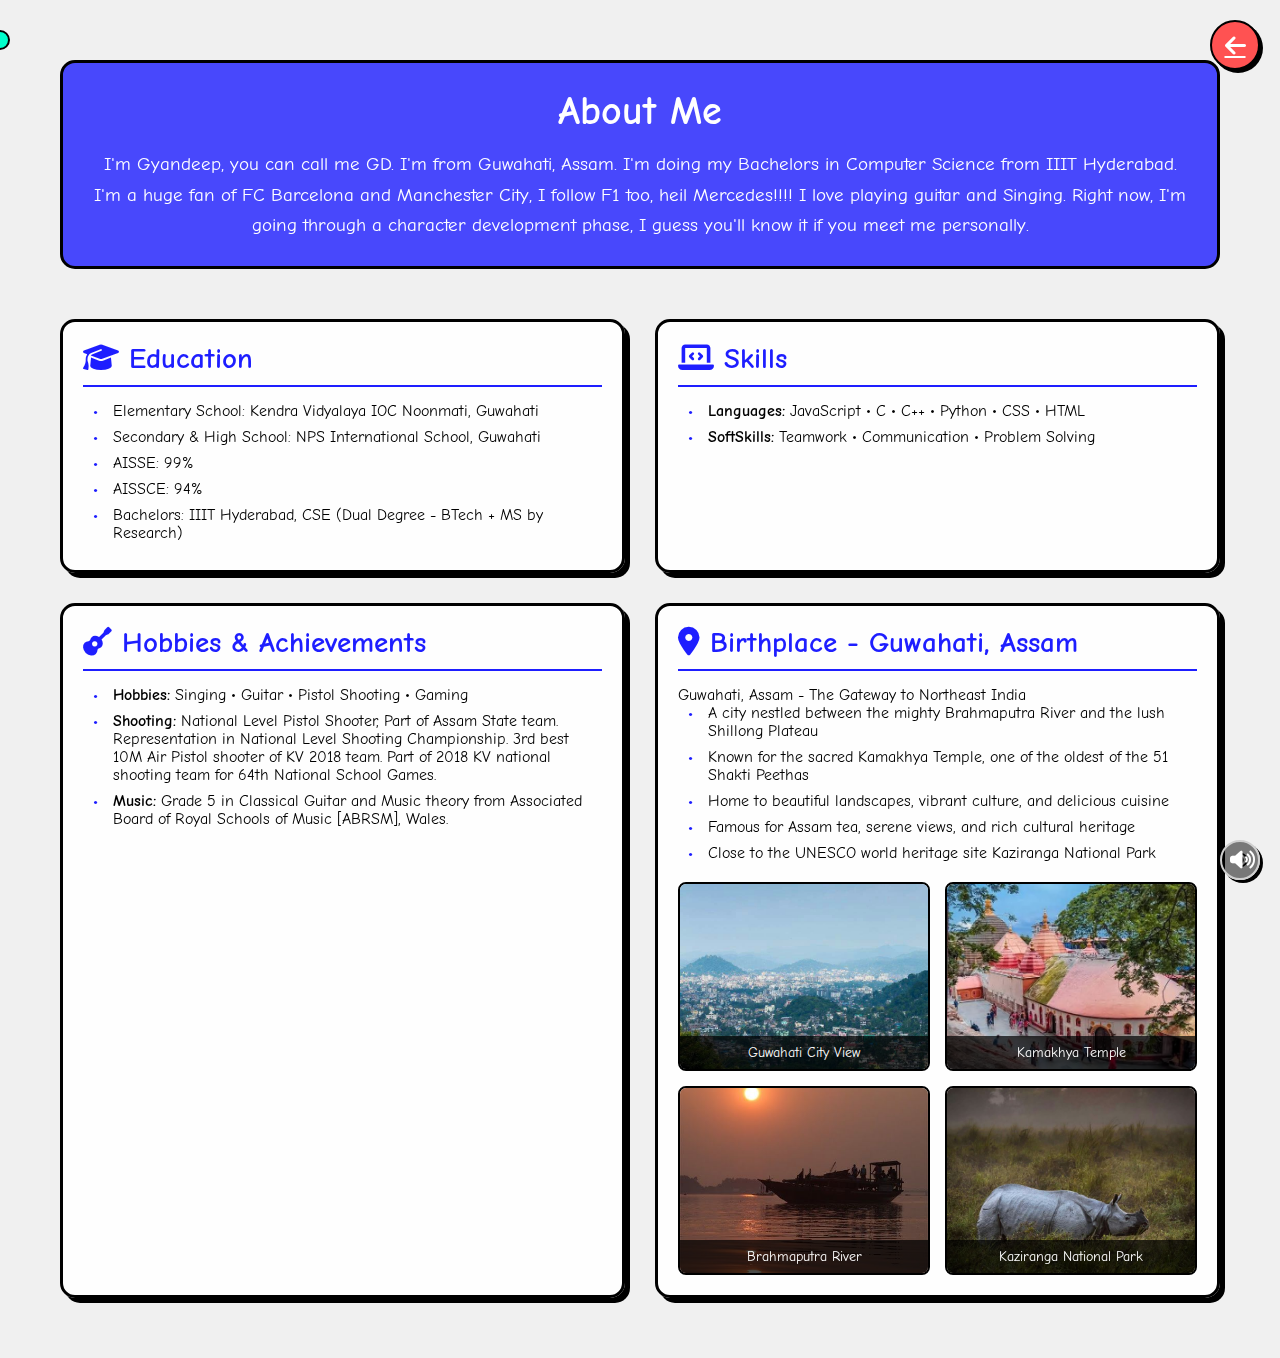
<file: AboutMe.html>
<!DOCTYPE html>
<html lang="en">
<head>
  <meta charset="UTF-8">
  <meta name="viewport" content="width=device-width, initial-scale=1.0">
  <title>About Gyandeep | Amateur CS Guy</title>
  <link href="https://fonts.googleapis.com/css2?family=Comic+Neue:wght@700&display=swap" rel="stylesheet">
  <link rel="stylesheet" href="https://cdnjs.cloudflare.com/ajax/libs/font-awesome/6.4.0/css/all.min.css">
  <link rel="stylesheet" href="styles.css">
  <style>
    /* Additional styles for AboutMe page */
    body {
      overflow-y: auto;
      cursor: default;
    }
    
    .about-container {
      max-width: 1200px;
      margin: 40px auto;
      padding: 20px;
      display: grid;
      grid-template-columns: 1fr;
      gap: 30px;
    }
    
    @media (min-width: 768px) {
      .about-container {
        grid-template-columns: repeat(2, 1fr);
      }
    }
    
    .about-header {
      grid-column: 1 / -1;
      text-align: center;
      margin-bottom: 20px;
      color: white;
      text-shadow: 2px 2px 4px rgba(0,0,0,0.7);
    }
    
    .about-card {
      background: rgba(255, 255, 255, 0.9);
      border: 3px solid black;
      box-shadow: 5px 5px 0 #000;
      border-radius: 15px;
      padding: 20px;
      transition: transform 0.3s ease;
    }
    
    .about-card:hover {
      transform: translateY(-5px);
    }
    
    .about-card h2 {
      color: #1e1eff;
      border-bottom: 2px solid #1e1eff;
      padding-bottom: 10px;
      margin-bottom: 15px;
      font-size: 1.8rem;
    }
    
    .about-card ul {
      list-style-type: none;
      padding-left: 10px;
    }
    
    .about-card ul li {
      margin-bottom: 8px;
      position: relative;
      padding-left: 20px;
    }
    
    .about-card ul li:before {
      content: "•";
      color: #1e1eff;
      font-weight: bold;
      position: absolute;
      left: 0;
    }
    
    .birthplace-gallery {
      display: grid;
      grid-template-columns: repeat(2, 1fr);
      gap: 15px;
      margin-top: 20px;
    }
    
    .birthplace-image {
      border: 2px solid #000;
      border-radius: 8px;
      overflow: hidden;
      position: relative;
      aspect-ratio: 4/3;
    }
    
    .birthplace-image img {
      width: 100%;
      height: 100%;
      object-fit: cover;
      transition: transform 0.3s ease;
    }
    
    .birthplace-image:hover img {
      transform: scale(1.05);
    }
    
    .birthplace-caption {
      position: absolute;
      bottom: 0;
      left: 0;
      right: 0;
      background: rgba(0,0,0,0.7);
      color: white;
      padding: 8px;
      font-size: 0.9rem;
      text-align: center;
    }
    
    .back-button {
      position: fixed;
      top: 20px;
      right: 20px;
      background: #ff5252;
      color: white;
      border: 2px solid #000;
      border-radius: 50%;
      width: 50px;
      height: 50px;
      display: flex;
      align-items: center;
      justify-content: center;
      font-size: 1.5rem;
      box-shadow: 3px 3px 0 #000;
      cursor: pointer;
      transition: transform 0.3s ease;
      z-index: 100;
    }
    
    .back-button:hover {
      transform: scale(1.1);
    }
    
    .about-me-intro {
      grid-column: 1 / -1;
      text-align: center;
      background: rgba(30, 30, 255, 0.8);
      border: 3px solid black;
      border-radius: 15px;
      padding: 25px;
      color: white;
      margin-bottom: 20px;
    }
    
    .about-me-intro h1 {
      font-size: 2.5rem;
      margin-bottom: 15px;
    }
    
    .about-me-intro p {
      font-size: 1.2rem;
      line-height: 1.6;
    }
  </style>
</head>

<body>
  <div id="bg"></div>
  <div class="custom-cursor" id="customCursor"></div>
  
  <a href="index.html" class="back-button" title="Back to Home">
    <i class="fas fa-arrow-left"></i>
  </a>
  
  <div class="about-container">
    <div class="about-me-intro">
      <h1>About Me</h1>
      <p>I'm Gyandeep, you can call me GD. I'm from Guwahati, Assam. I'm doing my Bachelors in Computer Science from IIIT Hyderabad. I'm a huge fan of FC Barcelona and Manchester City, I follow F1 too, heil Mercedes!!!! I love playing guitar and Singing. Right now, I'm going through a character development phase, I guess you'll know it if you meet me personally.</p>
    </div>
    
    <div class="about-card">
      <h2><i class="fas fa-graduation-cap"></i> Education</h2>
      <ul>
        <li>Elementary School: Kendra Vidyalaya IOC Noonmati, Guwahati</li>
        <li>Secondary & High School: NPS International School, Guwahati</li>
        <li>AISSE: 99%</li>
        <li>AISSCE: 94%</li>
        <li>Bachelors: IIIT Hyderabad, CSE (Dual Degree - BTech + MS by Research)</li>
      </ul>
    </div>
    
    <div class="about-card">
      <h2><i class="fas fa-laptop-code"></i> Skills</h2>
      <ul>
        <li><strong>Languages:</strong> JavaScript • C • C++ • Python • CSS • HTML</li>
        <li><strong>SoftSkills:</strong> Teamwork • Communication • Problem Solving</li>
      </ul>
    </div>
    
    <div class="about-card">
      <h2><i class="fas fa-guitar"></i> Hobbies & Achievements</h2>
      <ul>
        <li><strong>Hobbies:</strong> Singing • Guitar • Pistol Shooting • Gaming</li>
        <li><strong>Shooting:</strong> National Level Pistol Shooter, Part of Assam State team. Representation in National Level Shooting Championship. 3rd best 10M Air Pistol shooter of KV 2018 team. Part of 2018 KV national shooting team for 64th National School Games.</li>
        <li><strong>Music:</strong> Grade 5 in Classical Guitar and Music theory from Associated Board of Royal Schools of Music [ABRSM], Wales.</li>
      </ul>
    </div>
    
    <div class="about-card">
      <h2><i class="fas fa-map-marker-alt"></i> Birthplace - Guwahati, Assam</h2>
      <p>Guwahati, Assam - The Gateway to Northeast India</p>
      <ul>
        <li>A city nestled between the mighty Brahmaputra River and the lush Shillong Plateau</li>
        <li>Known for the sacred Kamakhya Temple, one of the oldest of the 51 Shakti Peethas</li>
        <li>Home to beautiful landscapes, vibrant culture, and delicious cuisine</li>
        <li>Famous for Assam tea, serene views, and rich cultural heritage</li>
        <li>Close to the UNESCO world heritage site Kaziranga National Park</li>
      </ul>
      
      <div class="birthplace-gallery">
        <div class="birthplace-image">
          <img src="images/Guwahati.jpeg" alt="Guwahati City">
          <div class="birthplace-caption">Guwahati City View</div>
        </div>
        
        <div class="birthplace-image">
          <img src="images/kamakhya.jpeg" alt="Kamakhya Temple">
          <div class="birthplace-caption">Kamakhya Temple</div>
        </div>
        
        <div class="birthplace-image">
          <img src="images/Brahmaputra.jpeg" alt="Brahmaputra River">
          <div class="birthplace-caption">Brahmaputra River</div>
        </div>
        
        <div class="birthplace-image">
          <img src="images/kaziranga.jpeg" alt="Kaziranga National Park">
          <div class="birthplace-caption">Kaziranga National Park</div>
        </div>
      </div>
    </div>
  </div>
  
  <!-- Add sound control and background audio -->
  <div id="soundControl" class="sound-control">
    <i class="fas fa-volume-up sound-icon sound-on"></i>
  </div>
  <audio id="backgroundAudio" loop></audio>
  
  <script>
    // Simple mouse cursor tracking for consistent experience
    const cursor = document.getElementById('customCursor');
    
    if (cursor) {
      document.addEventListener('mousemove', (e) => {
        cursor.style.left = `${e.clientX}px`;
        cursor.style.top = `${e.clientY}px`;
        cursor.style.opacity = '1';
      });
      
      document.addEventListener('mouseleave', () => {
        cursor.style.opacity = '0';
      });
      
      document.addEventListener('mouseenter', () => {
        cursor.style.opacity = '1';
      });
    }
  </script>
  <!-- Add music controller before other scripts -->
  <script src="js/music-controller.js"></script>
  <script src="js/event-tracker.js"></script>
</body>
</html>
</file>
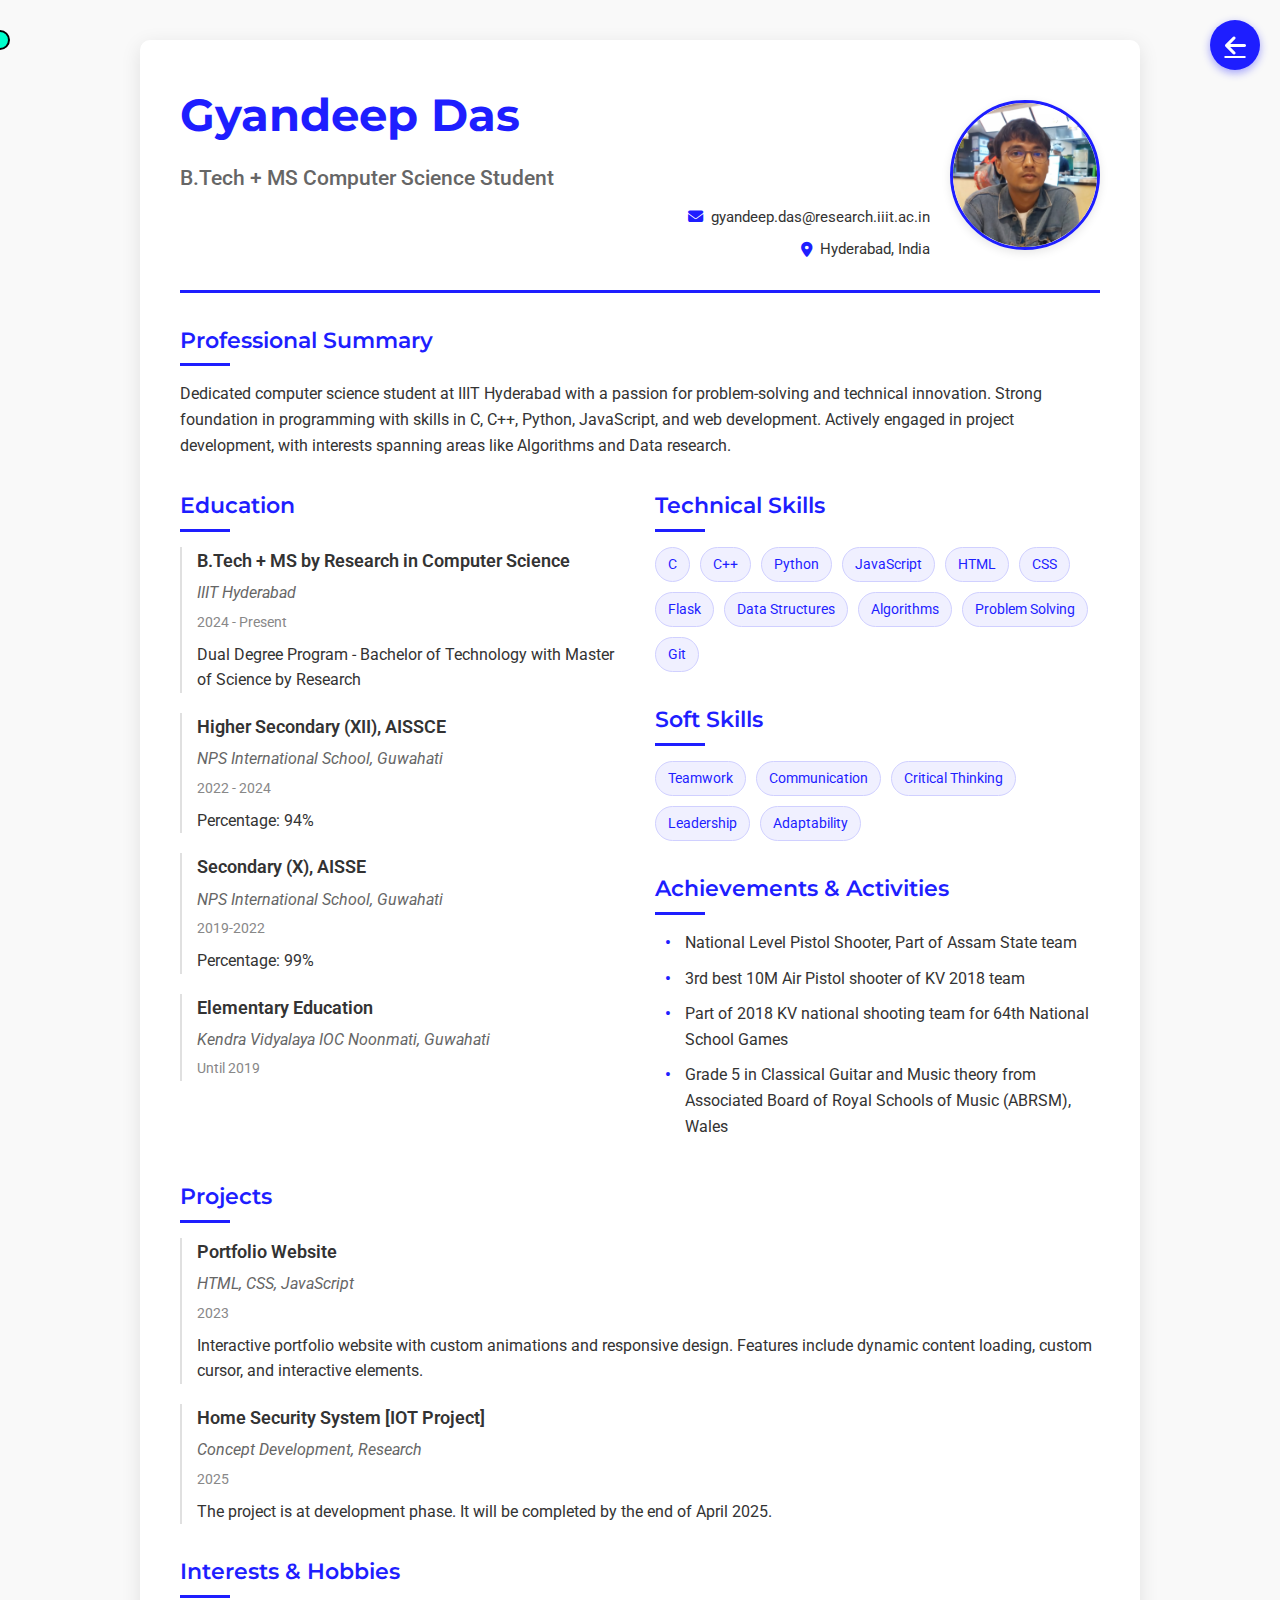
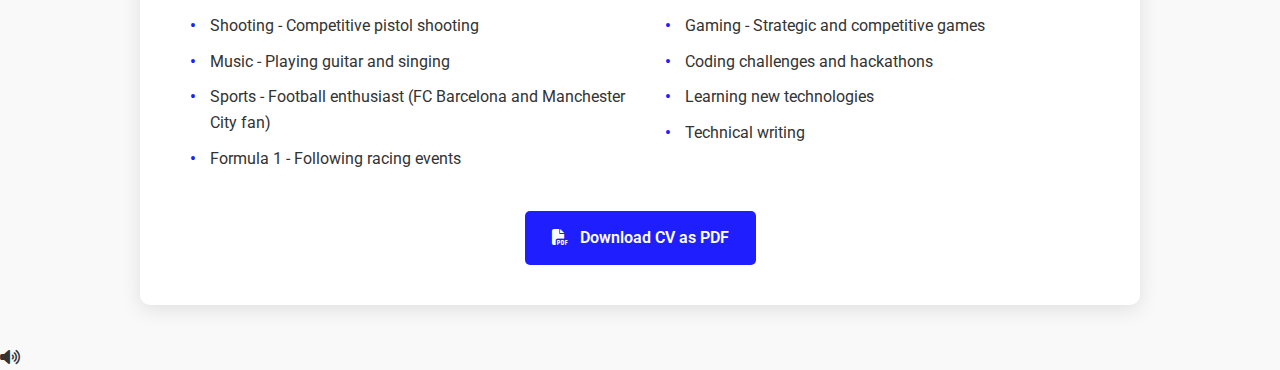
<file: CV.html>
<!DOCTYPE html>
<html lang="en">
<head>
  <meta charset="UTF-8">
  <meta name="viewport" content="width=device-width, initial-scale=1.0">
  <title>Gyandeep Das | Curriculum Vitae</title>
  <link href="https://fonts.googleapis.com/css2?family=Roboto:wght@400;700&family=Comic+Neue:wght@700&family=Montserrat:wght@400;500;600;700&display=swap" rel="stylesheet">
  <link rel="stylesheet" href="https://cdnjs.cloudflare.com/ajax/libs/font-awesome/6.4.0/css/all.min.css">
  <style>
    * {
      margin: 0;
      padding: 0;
      box-sizing: border-box;
    }
    
    body {
      font-family: 'Roboto', 'Comic Neue', sans-serif;
      background-color: #f9f9f9;
      color: #333;
      line-height: 1.6;
    }
    
    .cv-container {
      max-width: 1000px;
      margin: 40px auto;
      background: #fff;
      padding: 40px;
      box-shadow: 0 5px 20px rgba(0,0,0,0.1);
      border-radius: 10px;
      position: relative;
    }
    
    header {
      display: flex;
      justify-content: space-between;
      align-items: center;
      margin-bottom: 30px;
      border-bottom: 3px solid #1e1eff;
      padding-bottom: 20px;
      position: relative;
    }
    
    .name-section {
      flex: 2;
    }
    
    .name-section h1 {
      font-family: 'Montserrat', sans-serif;
      font-size: 2.8rem;
      margin-bottom: 10px;
      color: #1e1eff;
    }
    
    .name-section h2 {
      font-weight: 500;
      font-size: 1.3rem;
      color: #666;
      margin-bottom: 10px;
    }
    
    .contact-section {
      flex: 1;
      text-align: right;
    }
    
    .contact-item {
      display: flex;
      align-items: center;
      justify-content: flex-end;
      margin-bottom: 8px;
      font-size: 0.95rem;
    }
    
    .contact-item i {
      margin-right: 8px;
      color: #1e1eff;
    }
    
    .photo-section {
      width: 150px;
      height: 150px;
      border-radius: 50%;
      overflow: hidden;
      border: 3px solid #1e1eff;
      box-shadow: 0 3px 10px rgba(0,0,0,0.1);
      margin-left: 20px;
    }
    
    .photo-section img {
      width: 100%;
      height: 100%;
      object-fit: cover;
    }
    
    section {
      margin-bottom: 30px;
    }
    
    h3 {
      font-family: 'Montserrat', sans-serif;
      font-size: 1.4rem;
      color: #1e1eff;
      margin-bottom: 15px;
      position: relative;
      padding-bottom: 8px;
      font-weight: 600;
    }
    
    h3::after {
      content: "";
      position: absolute;
      bottom: 0;
      left: 0;
      width: 50px;
      height: 3px;
      background-color: #1e1eff;
    }
    
    ul {
      list-style-type: none;
      margin-left: 10px;
    }
    
    ul li {
      position: relative;
      padding-left: 20px;
      margin-bottom: 10px;
    }
    
    ul li:before {
      content: "•";
      color: #1e1eff;
      font-weight: bold;
      position: absolute;
      left: 0;
    }
    
    .two-columns {
      display: grid;
      grid-template-columns: 1fr 1fr;
      gap: 30px;
    }
    
    .education-item, .project-item, .experience-item {
      margin-bottom: 20px;
      padding-left: 15px;
      border-left: 2px solid #e0e0e0;
    }
    
    .education-item:hover, .project-item:hover, .experience-item:hover {
      border-left: 2px solid #1e1eff;
    }
    
    .edu-title, .proj-title, .exp-title {
      font-weight: 600;
      font-size: 1.1rem;
      margin-bottom: 5px;
    }
    
    .edu-place, .proj-tech, .exp-company {
      font-style: italic;
      color: #666;
      margin-bottom: 5px;
    }
    
    .edu-year, .proj-year, .exp-year {
      font-size: 0.9rem;
      color: #888;
      margin-bottom: 8px;
    }
    
    .skills-container {
      display: flex;
      flex-wrap: wrap;
      gap: 10px;
    }
    
    .skill-tag {
      background-color: #f0f0ff;
      color: #1e1eff;
      padding: 5px 12px;
      border-radius: 20px;
      font-size: 0.9rem;
      border: 1px solid #d0d0ff;
      transition: all 0.3s ease;
    }
    
    .skill-tag:hover {
      background-color: #1e1eff;
      color: white;
      transform: translateY(-2px);
    }
    
    .back-button {
      position: fixed;
      top: 20px;
      right: 20px;
      background: #1e1eff;
      color: white;
      border: none;
      border-radius: 50%;
      width: 50px;
      height: 50px;
      display: flex;
      align-items: center;
      justify-content: center;
      font-size: 1.5rem;
      box-shadow: 0 3px 8px rgba(30, 30, 255, 0.4);
      cursor: pointer;
      transition: all 0.3s ease;
      z-index: 100;
    }
    
    .back-button:hover {
      transform: scale(1.1) rotate(-5deg);
      box-shadow: 0 5px 15px rgba(30, 30, 255, 0.6);
    }
    
    .pdf-button {
      text-align: center;
      margin-top: 30px;
    }
    
    .pdf-button a {
      display: inline-block;
      background: #1e1eff;
      color: white;
      padding: 12px 25px;
      text-decoration: none;
      border-radius: 5px;
      font-weight: 600;
      transition: all 0.3s ease;
      border: 2px solid transparent;
    }
    
    .pdf-button a:hover {
      background: transparent;
      color: #1e1eff;
      border: 2px solid #1e1eff;
    }
    
    .pdf-button i {
      margin-right: 8px;
    }
    
    .custom-cursor {
      position: fixed;
      width: 20px;
      height: 20px;
      background: #00ffcc;
      border: 2px solid #000;
      border-radius: 50%;
      pointer-events: none;
      transform: translate(-50%, -50%);
      z-index: 9999;
      transition: transform 0.1s ease, opacity 0.2s ease;
    }
    
    @media (max-width: 768px) {
      .cv-container {
        padding: 20px;
        margin: 20px;
      }
      
      header {
        flex-direction: column;
        text-align: center;
      }
      
      .contact-section {
        text-align: center;
        margin-top: 20px;
      }
      
      .contact-item {
        justify-content: center;
      }
      
      .photo-section {
        margin: 20px auto;
      }
      
      .two-columns {
        grid-template-columns: 1fr;
      }
    }
  </style>
</head>

<body>
  <div class="custom-cursor" id="customCursor"></div>
  <a href="index.html" class="back-button" title="Back to Home">
    <i class="fas fa-arrow-left"></i>
  </a>
  
  <div class="cv-container">
    <header>
      <div class="name-section">
        <h1>Gyandeep Das</h1>
        <h2>B.Tech + MS Computer Science Student</h2>
        <div class="contact-section">
          <div class="contact-item">
            <i class="fas fa-envelope"></i>
            <span>gyandeep.das@research.iiit.ac.in</span>
          </div>
          <!-- <div class="contact-item">
            <i class="fas fa-phone"></i>
            <span>+91 9101281166</span>
          </div> -->
          <div class="contact-item">
            <i class="fas fa-map-marker-alt"></i>
            <span>Hyderabad, India</span>
          </div>
        </div>
      </div>
      <div class="photo-section">
        <img src="images/gyan.jpeg" alt="Gyandeep Das" onerror="this.src='https://ui-avatars.com/api/?name=Gyandeep+Das&background=1e1eff&color=fff&size=150'">
      </div>
    </header>
    
    <section class="summary-section">
      <h3>Professional Summary</h3>
      <p>Dedicated computer science student at IIIT Hyderabad with a passion for problem-solving and technical innovation. Strong foundation in programming with skills in C, C++, Python, JavaScript, and web development. Actively engaged in  project development, with interests spanning areas like Algorithms and Data research.</p>
    </section>
    
    <section class="two-columns">
      <div class="education-section">
        <h3>Education</h3>
        <div class="education-item">
          <div class="edu-title">B.Tech + MS by Research in Computer Science</div>
          <div class="edu-place">IIIT Hyderabad</div>
          <div class="edu-year">2024 - Present</div>
          <p>Dual Degree Program - Bachelor of Technology with Master of Science by Research</p>
        </div>
        <div class="education-item">
          <div class="edu-title">Higher Secondary (XII), AISSCE</div>
          <div class="edu-place">NPS International School, Guwahati</div>
          <div class="edu-year">2022 - 2024</div>
          <p>Percentage: 94%</p>
        </div>
        <div class="education-item">
          <div class="edu-title">Secondary (X), AISSE</div>
          <div class="edu-place">NPS International School, Guwahati</div>
          <div class="edu-year">2019-2022</div>
          <p>Percentage: 99%</p>
        </div>
        <div class="education-item">
          <div class="edu-title">Elementary Education</div>
          <div class="edu-place">Kendra Vidyalaya IOC Noonmati, Guwahati</div>
          <div class="edu-year">Until 2019</div>
        </div>
      </div>
      
      <div class="skills-section">
        <h3>Technical Skills</h3>
        <div class="skills-container">
          <span class="skill-tag">C</span>
          <span class="skill-tag">C++</span>
          <span class="skill-tag">Python</span>
          <span class="skill-tag">JavaScript</span>
          <span class="skill-tag">HTML</span>
          <span class="skill-tag">CSS</span>
          <span class="skill-tag">Flask</span>
          <span class="skill-tag">Data Structures</span>
          <span class="skill-tag">Algorithms</span>
          <span class="skill-tag">Problem Solving</span>
          <span class="skill-tag">Git</span>
        </div>
        
        <h3 style="margin-top: 30px;">Soft Skills</h3>
        <div class="skills-container">
          <span class="skill-tag">Teamwork</span>
          <span class="skill-tag">Communication</span>
          <span class="skill-tag">Critical Thinking</span>
          <span class="skill-tag">Leadership</span>
          <span class="skill-tag">Adaptability</span>
        </div>
        
        <h3 style="margin-top: 30px;">Achievements & Activities</h3>
        <ul>
          <li>National Level Pistol Shooter, Part of Assam State team</li>
          <li>3rd best 10M Air Pistol shooter of KV 2018 team</li>
          <li>Part of 2018 KV national shooting team for 64th National School Games</li>
          <li>Grade 5 in Classical Guitar and Music theory from Associated Board of Royal Schools of Music (ABRSM), Wales</li>
        </ul>
      </div>
    </section>
    
    <section class="projects-section">
      <h3>Projects</h3>
      <div class="project-item">
        <div class="proj-title">Portfolio Website</div>
        <div class="proj-tech">HTML, CSS, JavaScript</div>
        <div class="proj-year">2023</div>
        <p>Interactive portfolio website with custom animations and responsive design. Features include dynamic content loading, custom cursor, and interactive elements.</p>
      </div>
      <div class="project-item">
        <div class="proj-title">Home Security System [IOT Project]</div>
        <div class="proj-tech">Concept Development, Research</div>
        <div class="proj-year">2025</div>
        <p>The project is at development phase. It will be completed by the end of April 2025.</p>
      </div>
    </section>
    
    <section class="interests-section">
      <h3>Interests & Hobbies</h3>
      <div class="two-columns">
        <div>
          <ul>
            <li>Shooting - Competitive pistol shooting</li>
            <li>Music - Playing guitar and singing</li>
            <li>Sports - Football enthusiast (FC Barcelona and Manchester City fan)</li>
            <li>Formula 1 - Following racing events</li>
          </ul>
        </div>
        <div>
          <ul>
            <li>Gaming - Strategic and competitive games</li>
            <li>Coding challenges and hackathons</li>
            <li>Learning new technologies</li>
            <li>Technical writing</li>
          </ul>
        </div>
      </div>
    </section>
    
    <div class="pdf-button">
      <a href="Docs/CV.pdf" download><i class="fas fa-file-pdf"></i> Download CV as PDF</a>
    </div>
  </div>
  
  <!-- Add sound control and background audio -->
  <div id="soundControl" class="sound-control">
    <i class="fas fa-volume-up sound-icon sound-on"></i>
  </div>
  <audio id="backgroundAudio" loop></audio>
  
  <script>
    // Simple mouse cursor tracking for consistent experience
    const cursor = document.getElementById('customCursor');
    
    if (cursor) {
      document.addEventListener('mousemove', (e) => {
        cursor.style.left = `${e.clientX}px`;
        cursor.style.top = `${e.clientY}px`;
        cursor.style.opacity = '1';
      });
      
      document.addEventListener('mouseleave', () => {
        cursor.style.opacity = '0';
      });
      
      document.addEventListener('mouseenter', () => {
        cursor.style.opacity = '1';
      });
    }
  </script>
  <!-- Add music controller before other scripts -->
  <script src="js/music-controller.js"></script>
  <script src="js/event-tracker.js"></script>
</body>
</html>
</file>
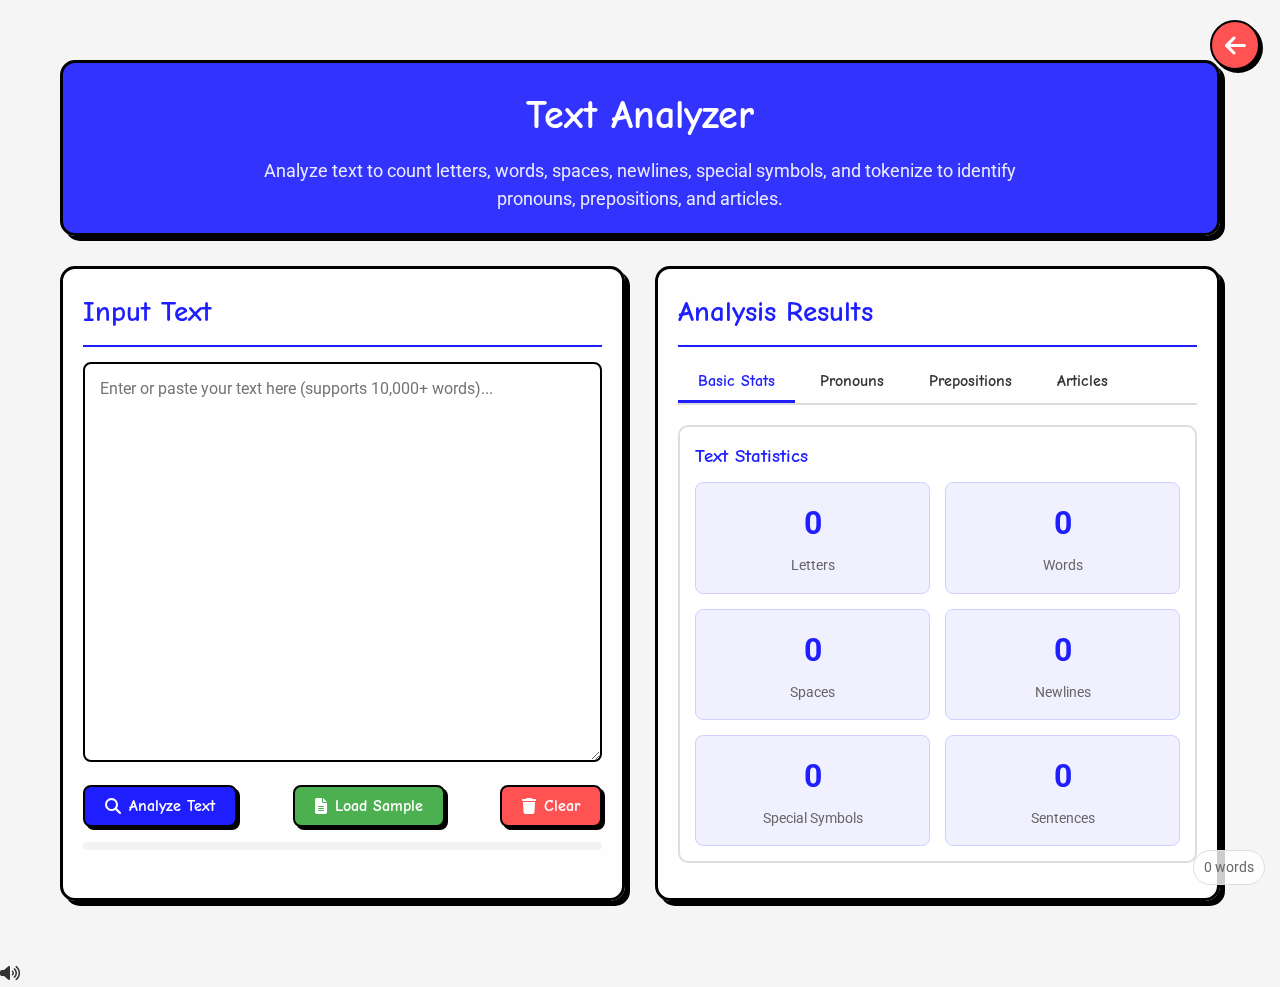
<file: TextAnalyzer.html>
<!DOCTYPE html>
<html lang="en">
<head>
  <meta charset="UTF-8">
  <meta name="viewport" content="width=device-width, initial-scale=1.0">
  <title>Text Analyzer | Gyandeep Das</title>
  <link href="https://fonts.googleapis.com/css2?family=Comic+Neue:wght@700&family=Roboto:wght@400;700&display=swap" rel="stylesheet">
  <link rel="stylesheet" href="https://cdnjs.cloudflare.com/ajax/libs/font-awesome/6.4.0/css/all.min.css">
  <style>
    * {
      margin: 0;
      padding: 0;
      box-sizing: border-box;
    }
    
    body {
      font-family: 'Roboto', sans-serif;
      background-color: #f5f5f5;
      color: #333;
      line-height: 1.6;
    }
    
    #bg {
      position: fixed;
      top: 0;
      left: 0;
      width: 100vw;
      height: 100vh;
      background: url('https://i.pinimg.com/originals/b1/81/0d/b1810d0bf4fbd370349d671a3f9389af.gif') center center / cover no-repeat;
      z-index: -1;
      opacity: 0.3;
    }
    
    .container {
      max-width: 1200px;
      margin: 40px auto;
      padding: 20px;
    }
    
    .app-header {
      background: rgba(30, 30, 255, 0.9);
      border: 3px solid #000;
      border-radius: 15px;
      padding: 20px;
      color: white;
      text-align: center;
      margin-bottom: 30px;
      box-shadow: 5px 5px 0 #000;
      position: relative;
    }
    
    .app-header h1 {
      font-family: 'Comic Neue', cursive;
      font-size: 2.5rem;
      margin-bottom: 10px;
    }
    
    .app-header p {
      font-size: 1.1rem;
      opacity: 0.9;
      max-width: 800px;
      margin: 0 auto;
    }
    
    .analyzer-container {
      display: grid;
      grid-template-columns: 1fr;
      gap: 30px;
    }
    
    @media (min-width: 992px) {
      .analyzer-container {
        grid-template-columns: 1fr 1fr;
      }
    }
    
    .input-section {
      background: rgba(255, 255, 255, 0.9);
      border: 3px solid #000;
      border-radius: 15px;
      padding: 20px;
      box-shadow: 5px 5px 0 #000;
    }
    
    .input-section h2 {
      font-family: 'Comic Neue', cursive;
      margin-bottom: 15px;
      color: #1e1eff;
      font-size: 1.8rem;
      border-bottom: 2px solid #1e1eff;
      padding-bottom: 10px;
    }
    
    textarea {
      width: 100%;
      min-height: 400px;
      padding: 15px;
      border: 2px solid #000;
      border-radius: 8px;
      font-family: 'Roboto', sans-serif;
      font-size: 1rem;
      resize: vertical;
      outline: none;
      transition: border-color 0.3s;
    }
    
    textarea:focus {
      border-color: #1e1eff;
      box-shadow: 0 0 0 2px rgba(30, 30, 255, 0.2);
    }
    
    .button-container {
      display: flex;
      justify-content: space-between;
      margin-top: 15px;
    }
    
    button {
      padding: 10px 20px;
      border: 2px solid #000;
      border-radius: 8px;
      background: #1e1eff;
      color: white;
      font-family: 'Comic Neue', cursive;
      font-size: 1rem;
      font-weight: bold;
      cursor: pointer;
      transition: all 0.3s;
      box-shadow: 3px 3px 0 #000;
      outline: none;
      display: flex;
      align-items: center;
      gap: 8px;
    }
    
    button:hover {
      transform: translateY(-2px);
      box-shadow: 5px 5px 0 #000;
    }
    
    button:active {
      transform: translateY(0);
      box-shadow: 1px 1px 0 #000;
    }
    
    .clear-btn {
      background: #ff5252;
    }
    
    .sample-btn {
      background: #4caf50;
    }
    
    .results-section {
      background: rgba(255, 255, 255, 0.9);
      border: 3px solid #000;
      border-radius: 15px;
      padding: 20px;
      box-shadow: 5px 5px 0 #000;
      display: flex;
      flex-direction: column;
    }
    
    .results-section h2 {
      font-family: 'Comic Neue', cursive;
      margin-bottom: 15px;
      color: #1e1eff;
      font-size: 1.8rem;
      border-bottom: 2px solid #1e1eff;
      padding-bottom: 10px;
    }
    
    .results-tabs {
      display: flex;
      border-bottom: 2px solid #ddd;
      margin-bottom: 20px;
    }
    
    .tab {
      padding: 10px 20px;
      border: none;
      background: transparent;
      border-radius: 8px 8px 0 0;
      font-family: 'Comic Neue', cursive;
      font-size: 1rem;
      color: #333;
      cursor: pointer;
      margin-right: 5px;
      transition: all 0.3s;
      border-bottom: 3px solid transparent;
      box-shadow: none;
    }
    
    .tab.active {
      color: #1e1eff;
      border-bottom: 3px solid #1e1eff;
      font-weight: bold;
    }
    
    .tab-content {
      display: none;
      flex: 1;
      overflow-y: auto;
    }
    
    .tab-content.active {
      display: block;
    }
    
    .result-card {
      background: rgba(255, 255, 255, 0.8);
      border: 2px solid #ddd;
      border-radius: 10px;
      padding: 15px;
      margin-bottom: 15px;
      transition: all 0.3s;
    }
    
    .result-card:hover {
      border-color: #1e1eff;
      box-shadow: 0 5px 15px rgba(0,0,0,0.1);
      transform: translateY(-3px);
    }
    
    .result-card h3 {
      font-family: 'Comic Neue', cursive;
      margin-bottom: 10px;
      color: #1e1eff;
    }
    
    .stats-grid {
      display: grid;
      grid-template-columns: repeat(2, 1fr);
      gap: 15px;
    }
    
    .stat-item {
      display: flex;
      flex-direction: column;
      align-items: center;
      background: #f0f0ff;
      padding: 15px;
      border-radius: 8px;
      border: 1px solid #d0d0ff;
      transition: transform 0.3s;
    }
    
    .stat-item:hover {
      transform: scale(1.05);
    }
    
    .stat-value {
      font-size: 2rem;
      font-weight: bold;
      color: #1e1eff;
      margin-bottom: 5px;
    }
    
    .stat-label {
      font-size: 0.9rem;
      color: #666;
    }
    
    .word-list {
      max-height: 300px;
      overflow-y: auto;
      padding: 0 10px;
      border: 1px solid #ddd;
      border-radius: 5px;
      background: white;
    }
    
    table {
      width: 100%;
      border-collapse: collapse;
      margin-top: 10px;
    }
    
    th, td {
      padding: 8px 12px;
      text-align: left;
      border-bottom: 1px solid #ddd;
    }
    
    th {
      background-color: #f0f0ff;
      color: #1e1eff;
      position: sticky;
      top: 0;
    }
    
    tr:hover {
      background-color: #f5f5f5;
    }
    
    .loading {
      display: none;
      align-items: center;
      justify-content: center;
      margin: 20px 0;
    }
    
    .loading-spinner {
      width: 40px;
      height: 40px;
      border: 4px solid #f3f3f3;
      border-top: 4px solid #1e1eff;
      border-radius: 50%;
      animation: spin 1s linear infinite;
      margin-right: 15px;
    }
    
    @keyframes spin {
      0% { transform: rotate(0deg); }
      100% { transform: rotate(360deg); }
    }
    
    .back-button {
      position: fixed;
      top: 20px;
      right: 20px;
      background: #ff5252;
      color: white;
      border: 2px solid #000;
      border-radius: 50%;
      width: 50px;
      height: 50px;
      display: flex;
      align-items: center;
      justify-content: center;
      font-size: 1.5rem;
      box-shadow: 3px 3px 0 #000;
      cursor: pointer;
      transition: transform 0.3s ease;
      z-index: 100;
      text-decoration: none;
    }
    
    .back-button:hover {
      transform: scale(1.1);
    }
    
    .word-count {
      position: absolute;
      right: 15px;
      bottom: 15px;
      font-size: 0.9rem;
      color: #666;
      background: rgba(255, 255, 255, 0.8);
      padding: 5px 10px;
      border-radius: 20px;
      border: 1px solid #ddd;
    }
    
    /* Progress bar styles */
    .progress-container {
      width: 100%;
      height: 8px;
      background-color: #f3f3f3;
      border-radius: 4px;
      margin-top: 15px;
      overflow: hidden;
    }
    
    .progress-bar {
      height: 100%;
      background-color: #1e1eff;
      width: 0;
      transition: width 0.3s;
    }
    
    /* Custom scrollbar */
    ::-webkit-scrollbar {
      width: 10px;
    }
    
    ::-webkit-scrollbar-track {
      background: #f1f1f1;
      border-radius: 10px;
    }
    
    ::-webkit-scrollbar-thumb {
      background: #1e1eff;
      border-radius: 10px;
    }
    
    ::-webkit-scrollbar-thumb:hover {
      background: #0000cc;
    }
  </style>
</head>
<body>
  <div id="bg"></div>
  
  <a href="index.html" class="back-button" title="Back to Home">
    <i class="fas fa-arrow-left"></i>
  </a>
  
  <div class="container">
    <header class="app-header">
      <h1>Text Analyzer</h1>
      <p>Analyze text to count letters, words, spaces, newlines, special symbols, and tokenize to identify pronouns, prepositions, and articles.</p>
    </header>
    
    <div class="analyzer-container">
      <section class="input-section">
        <h2>Input Text</h2>
        <textarea id="textInput" placeholder="Enter or paste your text here (supports 10,000+ words)..."></textarea>
        <div class="word-count">0 words</div>
        <div class="button-container">
          <button id="analyzeBtn" type="button">
            <i class="fas fa-search"></i> Analyze Text
          </button>
          <button id="sampleBtn" class="sample-btn" type="button">
            <i class="fas fa-file-alt"></i> Load Sample
          </button>
          <button id="clearBtn" class="clear-btn" type="button">
            <i class="fas fa-trash"></i> Clear
          </button>
        </div>
        <div class="progress-container">
          <div class="progress-bar" id="analysisProgress"></div>
        </div>
      </section>
      
      <section class="results-section">
        <h2>Analysis Results</h2>
        
        <div class="results-tabs">
          <button class="tab active" data-tab="basic">Basic Stats</button>
          <button class="tab" data-tab="pronouns">Pronouns</button>
          <button class="tab" data-tab="prepositions">Prepositions</button>
          <button class="tab" data-tab="articles">Articles</button>
        </div>
        
        <div class="loading">
          <div class="loading-spinner"></div>
          <p>Analyzing text...</p>
        </div>
        
        <div id="basicStats" class="tab-content active">
          <div class="result-card">
            <h3>Text Statistics</h3>
            <div class="stats-grid">
              <div class="stat-item">
                <span class="stat-value" id="letterCount">0</span>
                <span class="stat-label">Letters</span>
              </div>
              <div class="stat-item">
                <span class="stat-value" id="wordCount">0</span>
                <span class="stat-label">Words</span>
              </div>
              <div class="stat-item">
                <span class="stat-value" id="spaceCount">0</span>
                <span class="stat-label">Spaces</span>
              </div>
              <div class="stat-item">
                <span class="stat-value" id="newlineCount">0</span>
                <span class="stat-label">Newlines</span>
              </div>
              <div class="stat-item">
                <span class="stat-value" id="specialCount">0</span>
                <span class="stat-label">Special Symbols</span>
              </div>
              <div class="stat-item">
                <span class="stat-value" id="sentenceCount">0</span>
                <span class="stat-label">Sentences</span>
              </div>
            </div>
          </div>
        </div>
        
        <div id="pronounsTab" class="tab-content">
          <div class="result-card">
            <h3>Pronoun Count</h3>
            <p>Total pronouns found: <strong id="totalPronouns">0</strong></p>
            <div class="word-list">
              <table id="pronounsTable">
                <thead>
                  <tr>
                    <th>Pronoun</th>
                    <th>Count</th>
                    <th>Category</th>
                  </tr>
                </thead>
                <tbody>
                  <!-- Pronoun data will be inserted here -->
                </tbody>
              </table>
            </div>
          </div>
        </div>
        
        <div id="prepositionsTab" class="tab-content">
          <div class="result-card">
            <h3>Preposition Count</h3>
            <p>Total prepositions found: <strong id="totalPrepositions">0</strong></p>
            <div class="word-list">
              <table id="prepositionsTable">
                <thead>
                  <tr>
                    <th>Preposition</th>
                    <th>Count</th>
                  </tr>
                </thead>
                <tbody>
                  <!-- Preposition data will be inserted here -->
                </tbody>
              </table>
            </div>
          </div>
        </div>
        
        <div id="articlesTab" class="tab-content">
          <div class="result-card">
            <h3>Article Count</h3>
            <p>Total articles found: <strong id="totalArticles">0</strong></p>
            <div class="word-list">
              <table id="articlesTable">
                <thead>
                  <tr>
                    <th>Article</th>
                    <th>Count</th>
                    <th>Type</th>
                  </tr>
                </thead>
                <tbody>
                  <!-- Article data will be inserted here -->
                </tbody>
              </table>
            </div>
          </div>
        </div>
      </section>
    </div>
  </div>
  
  <!-- Add sound control and background audio -->
  <div id="soundControl" class="sound-control">
    <i class="fas fa-volume-up sound-icon sound-on"></i>
  </div>
  <audio id="backgroundAudio" loop></audio>
  
  <script>
    // DOM Elements
    const textInput = document.getElementById('textInput');
    const analyzeBtn = document.getElementById('analyzeBtn');
    const clearBtn = document.getElementById('clearBtn');
    const sampleBtn = document.getElementById('sampleBtn');
    const tabs = document.querySelectorAll('.tab');
    const tabContents = document.querySelectorAll('.tab-content');
    const wordCountDisplay = document.querySelector('.word-count');
    const progressBar = document.getElementById('analysisProgress');
    const loading = document.querySelector('.loading');

    // Stats elements
    const letterCount = document.getElementById('letterCount');
    const wordCount = document.getElementById('wordCount');
    const spaceCount = document.getElementById('spaceCount');
    const newlineCount = document.getElementById('newlineCount');
    const specialCount = document.getElementById('specialCount');
    const sentenceCount = document.getElementById('sentenceCount');
    const totalPronouns = document.getElementById('totalPronouns');
    const pronounsTable = document.getElementById('pronounsTable').querySelector('tbody');
    const totalPrepositions = document.getElementById('totalPrepositions');
    const prepositionsTable = document.getElementById('prepositionsTable').querySelector('tbody');
    const totalArticles = document.getElementById('totalArticles');
    const articlesTable = document.getElementById('articlesTable').querySelector('tbody');

    // Word lists for analysis
    const pronounsList = {
      'personal': ['i', 'me', 'my', 'mine', 'myself', 'you', 'your', 'yours', 'yourself', 'he', 'him', 'his', 'himself', 'she', 'her', 'hers', 'herself', 'it', 'its', 'itself', 'we', 'us', 'our', 'ours', 'ourselves', 'they', 'them', 'their', 'theirs', 'themselves'],
      'demonstrative': ['this', 'that', 'these', 'those'],
      'interrogative': ['who', 'whom', 'whose', 'which', 'what'],
      'relative': ['who', 'whom', 'whose', 'which', 'that'],
      'indefinite': ['anybody', 'anyone', 'anything', 'each', 'either', 'everybody', 'everyone', 'everything', 'neither', 'nobody', 'no one', 'nothing', 'one', 'somebody', 'someone', 'something', 'both', 'few', 'many', 'several', 'all', 'any', 'most', 'none', 'some']
    };

    const prepositionsList = [
      'about', 'above', 'across', 'after', 'against', 'along', 'amid', 'among', 'around', 'at',
      'before', 'behind', 'below', 'beneath', 'beside', 'between', 'beyond', 'by', 'concerning',
      'considering', 'despite', 'down', 'during', 'except', 'for', 'from', 'in', 'inside', 'into',
      'like', 'near', 'of', 'off', 'on', 'onto', 'out', 'outside', 'over', 'past', 'regarding',
      'round', 'since', 'through', 'throughout', 'to', 'toward', 'towards', 'under', 'underneath',
      'until', 'unto', 'up', 'upon', 'with', 'within', 'without'
    ];

    const articlesList = {
      'definite': ['the'],
      'indefinite': ['a', 'an']
    };

    // Initialize text counter
    textInput.addEventListener('input', updateWordCount);

    function updateWordCount() {
      const text = textInput.value;
      const wordCount = text.trim().split(/\s+/).filter(word => word !== '').length;
      wordCountDisplay.textContent = `${wordCount} words`;
    }

    // Tab switching functionality
    tabs.forEach(tab => {
      tab.addEventListener('click', () => {
        // Remove active class from all tabs and contents
        tabs.forEach(t => t.classList.remove('active'));
        tabContents.forEach(c => c.classList.remove('active'));
        
        // Add active class to current tab and content
        tab.classList.add('active');
        document.getElementById(tab.dataset.tab === 'basic' ? 'basicStats' : tab.dataset.tab + 'Tab').classList.add('active');
      });
    });

    // Analyze button click handler
    analyzeBtn.addEventListener('click', analyzeText);

    // Clear button click handler
    clearBtn.addEventListener('click', () => {
      textInput.value = '';
      updateWordCount();
      resetResults();
    });

    // Sample button click handler
    sampleBtn.addEventListener('click', loadSampleText);

    function resetResults() {
      // Reset basic stats
      letterCount.textContent = '0';
      wordCount.textContent = '0';
      spaceCount.textContent = '0';
      newlineCount.textContent = '0';
      specialCount.textContent = '0';
      sentenceCount.textContent = '0';
      
      // Reset pronoun stats
      totalPronouns.textContent = '0';
      pronounsTable.innerHTML = '';
      
      // Reset preposition stats
      totalPrepositions.textContent = '0';
      prepositionsTable.innerHTML = '';
      
      // Reset article stats
      totalArticles.textContent = '0';
      articlesTable.innerHTML = '';
      
      // Reset progress
      progressBar.style.width = '0%';
    }

    function loadSampleText() {
      fetch('https://www.gutenberg.org/files/1342/1342-0.txt')
        .then(response => response.text())
        .then(data => {
          // Get a sample from Pride and Prejudice
          const sample = data.substring(data.indexOf("It is a truth universally acknowledged"), 10000);
          textInput.value = sample;
          updateWordCount();
        })
        .catch(error => {
          console.error('Error loading sample text:', error);
          // Fallback sample text
          textInput.value = "It is a truth universally acknowledged, that a single man in possession of a good fortune, must be in want of a wife.\n\nHowever little known the feelings or views of such a man may be on his first entering a neighbourhood, this truth is so well fixed in the minds of the surrounding families, that he is considered the rightful property of some one or other of their daughters.\n\n\"My dear Mr. Bennet,\" said his lady to him one day, \"have you heard that Netherfield Park is let at last?\"\n\nMr. Bennet replied that he had not.\n\n\"But it is,\" returned she; \"for Mrs. Long has just been here, and she told me all about it.\"\n\nMr. Bennet made no answer.\n\n\"Do you not want to know who has taken it?\" cried his wife impatiently.\n\n\"You want to tell me, and I have no objection to hearing it.\"\n\nThis was invitation enough.\n\n\"Why, my dear, you must know, Mrs. Long says that Netherfield is taken by a young man of large fortune from the north of England; that he came down on Monday in a chaise and four to see the place, and was so much delighted with it, that he agreed with Mr. Morris immediately; that he is to take possession before Michaelmas, and some of his servants are to be in the house by the end of next week.\"";
          updateWordCount();
        });
    }

    function analyzeText() {
      const text = textInput.value;
      
      if (!text.trim()) {
        alert('Please enter some text to analyze.');
        return;
      }
      
      // Show loading and reset results
      loading.style.display = 'flex';
      resetResults();
      
      // Use requestAnimationFrame to prevent UI freeze
      requestAnimationFrame(() => {
        setTimeout(() => {
          // Start analysis with basic counting
          const stats = countBasicStats(text);
          
          // Update progress
          progressBar.style.width = '25%';
          
          // Tokenize text (for more complex analysis)
          const tokens = tokenizeText(text);
          
          // Update progress
          progressBar.style.width = '50%';
          
          // Perform pronoun analysis
          const pronounsData = countPronouns(tokens);
          
          // Update progress
          progressBar.style.width = '75%';
          
          // Perform preposition analysis
          const prepositionsData = countPrepositions(tokens);
          
          // Perform article analysis
          const articlesData = countArticles(tokens);
          
          // Update UI with all results
          updateResults(stats, pronounsData, prepositionsData, articlesData);
          
          // Complete progress and hide loading
          progressBar.style.width = '100%';
          loading.style.display = 'none';
          
          // Reset progress bar after a delay
          setTimeout(() => {
            progressBar.style.width = '0%';
          }, 1000);
        }, 100); // Small delay to allow UI to update
      });
    }

    function countBasicStats(text) {
      // Count letters, spaces, newlines, special characters
      let letters = 0;
      let spaces = 0;
      let newlines = 0;
      let special = 0;
      
      for (let i = 0; i < text.length; i++) {
        const char = text[i];
        if (/[a-zA-Z]/.test(char)) {
          letters++;
        } else if (char === ' ') {
          spaces++;
        } else if (char === '\n') {
          newlines++;
        } else if (!/\w/.test(char) && char !== ' ' && char !== '\n') {
          special++;
        }
      }
      
      // Count words
      const words = text.trim().split(/\s+/).filter(word => word !== '').length;
      
      // Count sentences (roughly)
      const sentences = text.split(/[.!?]+/).filter(sentence => sentence.trim() !== '').length;
      
      return { letters, words, spaces, newlines, special, sentences };
    }

    function tokenizeText(text) {
      // Simple tokenization - split by whitespace and remove punctuation
      return text.toLowerCase()
        .replace(/[.,\/#!$%\^&\*;:{}=\-_`~()]/g, "")
        .split(/\s+/)
        .filter(word => word !== '');
    }

    function countPronouns(tokens) {
      const pronounCounts = {};
      let total = 0;
      
      // Create a flat map of pronouns to their category
      const pronounsMap = {};
      for (const category in pronounsList) {
        for (const pronoun of pronounsList[category]) {
          pronounsMap[pronoun] = category;
        }
      }
      
      // Count occurrences of pronouns
      for (const token of tokens) {
        if (token in pronounsMap) {
          if (!pronounCounts[token]) {
            pronounCounts[token] = {
              count: 1,
              category: pronounsMap[token]
            };
          } else {
            pronounCounts[token].count++;
          }
          total++;
        }
      }
      
      return { counts: pronounCounts, total };
    }

    function countPrepositions(tokens) {
      const prepositionCounts = {};
      let total = 0;
      
      // Count occurrences of prepositions
      for (const token of tokens) {
        if (prepositionsList.includes(token)) {
          prepositionCounts[token] = (prepositionCounts[token] || 0) + 1;
          total++;
        }
      }
      
      return { counts: prepositionCounts, total };
    }

    function countArticles(tokens) {
      const articleCounts = {};
      let total = 0;
      
      // Create a flat map of articles to their type
      const articlesMap = {};
      for (const type in articlesList) {
        for (const article of articlesList[type]) {
          articlesMap[article] = type;
        }
      }
      
      // Count occurrences of articles
      for (const token of tokens) {
        if (token in articlesMap) {
          if (!articleCounts[token]) {
            articleCounts[token] = {
              count: 1,
              type: articlesMap[token]
            };
          } else {
            articleCounts[token].count++;
          }
          total++;
        }
      }
      
      return { counts: articleCounts, total };
    }

    function updateResults(stats, pronounsData, prepositionsData, articlesData) {
      // Update basic stats
      letterCount.textContent = stats.letters;
      wordCount.textContent = stats.words;
      spaceCount.textContent = stats.spaces;
      newlineCount.textContent = stats.newlines;
      specialCount.textContent = stats.special;
      sentenceCount.textContent = stats.sentences;
      
      // Update pronouns
      totalPronouns.textContent = pronounsData.total;
      pronounsTable.innerHTML = '';
      
      // Sort pronouns by count (descending)
      const sortedPronouns = Object.entries(pronounsData.counts).sort((a, b) => b[1].count - a[1].count);
      
      for (const [pronoun, data] of sortedPronouns) {
        const row = document.createElement('tr');
        row.innerHTML = `
          <td>${pronoun}</td>
          <td>${data.count}</td>
          <td>${capitalizeFirstLetter(data.category)}</td>
        `;
        pronounsTable.appendChild(row);
      }
      
      // Update prepositions
      totalPrepositions.textContent = prepositionsData.total;
      prepositionsTable.innerHTML = '';
      
      // Sort prepositions by count (descending)
      const sortedPrepositions = Object.entries(prepositionsData.counts).sort((a, b) => b[1] - a[1]);
      
      for (const [preposition, count] of sortedPrepositions) {
        const row = document.createElement('tr');
        row.innerHTML = `
          <td>${preposition}</td>
          <td>${count}</td>
        `;
        prepositionsTable.appendChild(row);
      }
      
      // Update articles
      totalArticles.textContent = articlesData.total;
      articlesTable.innerHTML = '';
      
      // Sort articles by count (descending)
      const sortedArticles = Object.entries(articlesData.counts).sort((a, b) => b[1].count - a[1].count);
      
      for (const [article, data] of sortedArticles) {
        const row = document.createElement('tr');
        row.innerHTML = `
          <td>${article}</td>
          <td>${data.count}</td>
          <td>${capitalizeFirstLetter(data.type)}</td>
        `;
        articlesTable.appendChild(row);
      }
    }

    function capitalizeFirstLetter(string) {
      return string.charAt(0).toUpperCase() + string.slice(1);
    }
  </script>
  <!-- Add music controller before other scripts -->
  <script src="js/music-controller.js"></script>
  <script src="js/event-tracker.js"></script>
</body>
</html>
</file>
<file: styles.css>
* {
  margin: 0;
  padding: 0;
  box-sizing: border-box;
}

body {
  font-family: 'Comic Neue', cursive;
  background-color: #f0f0f0;
  overflow-x: hidden;
  cursor: none;
}

#bg {
  position: fixed;
  top: 0;
  left: 0;
  width: 100vw;
  height: 100vh;
  background: url('https://i.pinimg.com/originals/b1/81/0d/b1810d0bf4fbd370349d671a3f9389af.gif') center center / cover no-repeat;
  z-index: -1;
}

.email-tag {
  position: absolute;
  top: 20px;
  left: 20px;
  background: #a3f7bf;
  padding: 10px 20px;
  border: 2px solid #000;
  border-radius: 8px;
  font-size: 1rem;
  box-shadow: 3px 3px 0 #000;
  cursor: none;
}

.screen, .notebook, .mug {
  position: absolute;
  border: 2px solid #000;
  box-shadow: 3px 3px 0 #000;
  padding: 20px;
  border-radius: 10px;
  background-color: #fff;
  cursor: none;
}

.screen {
  position: absolute;
  top: 45%;
  left: 43%;
  transform: translate(-50%, -50%);
  width: 450px;
  height: 300px;
  z-index: 10;
  background: transparent;
  color: initial;
  border: none;
  border-radius: 0;
  box-shadow: none;
  padding: 0;
  overflow: visible;
  transition: all 0.8s cubic-bezier(0.68, -0.6, 0.32, 1.6);
}

.laptop-body {
  position: relative;
  width: 100%;
  height: 100%;
  filter: url(#hand-drawn);
}

.laptop-screen {
  position: relative;
  width: 450px;
  height: 280px;
  background: #2a2a2a;
  border: 4px solid #000;
  border-radius: 15px 15px 0 0;
  overflow: hidden;
  transform-origin: bottom center;
  box-shadow: inset 0 0 30px rgba(0,0,0,0.5);
}

.laptop-screen::before {
  content: "";
  position: absolute;
  top: 8px;
  left: 50%;
  transform: translateX(-50%);
  width: 6px;
  height: 6px;
  background: #444;
  border-radius: 50%;
  border: 1px solid #000;
  z-index: 3;
}

.laptop-keyboard {
  position: absolute;
  bottom: -30px;
  left: 0;
  width: 450px;
  height: 30px;
  background: #444;
  border: 4px solid #000;
  border-top: none;
  border-radius: 0 0 25px 25px;
  transform-origin: top center;
  transform: perspective(500px) rotateX(10deg);
}

.laptop-keyboard::after {
  content: "";
  position: absolute;
  top: 50%;
  left: 50%;
  transform: translate(-50%, -50%);
  width: 80px;
  height: 8px;
  background: #333;
  border-radius: 4px;
  border: 2px solid #000;
}

.laptop-strokes {
  position: absolute;
  top: 0;
  left: 0;
  width: 100%;
  height: 100%;
  pointer-events: none;
  z-index: 2;
}

.laptop-stroke {
  position: absolute;
  background: transparent;
  border: 2px solid #000;
  opacity: 0.1;
}

.laptop-screen-content {
  position: relative;
  width: 100%;
  height: 100%;
  background: #1e1eff;
  padding: 20px;
  color: #fff;
  display: flex;
  flex-direction: column;
  justify-content: center;
  align-items: center;
  z-index: 1;
}

.screen p {
  margin-bottom: 15px;
  font-size: 1.2rem;
  line-height: 1.4;
  text-align: center;
}

.screen button {
  margin-top: 15px;
  padding: 10px 15px;
  font-family: inherit;
  font-size: 1rem;
  border: 2px solid #fff;
  background: transparent;
  color: #fff;
  cursor: pointer;
  border-radius: 5px;
  transition: all 0.2s ease;
}

.screen button:hover {
  background: rgba(255, 255, 255, 0.2);
}

/* Draggable iframes styling */
.notebook {
  top: 33%;
  left: 68%;
  width: 150px;
  /* height: 120px; */
  text-align: center;
  background: #ff69b4;
  position: absolute;
  border: 2px solid #000;
  border-radius: 10px;
  padding: 10px;
  box-shadow: 3px 3px 0 #000;
  font-family: 'Comic Neue', cursive;
  font-weight: bold;
  z-index: 20;
}


.mug {
  top: 54%;
  left: 64%;
  width: 200px;
  height: 140px;
  position: absolute;
  cursor: pointer !important;
  transition: all 0.3s ease;
  transform: rotate(-5deg);
  background: transparent;
  border: none;
  box-shadow: none;
  padding: 0;
  overflow: visible;
  display: flex;
  align-items: center;
  justify-content: center;
  transform-origin: center center;
  user-select: none;
}


.mug svg {
  width: 100%;
  height: 100%;
  filter: drop-shadow(3px 3px 2px rgba(0,0,0,0.2));
  transition: all 0.3s ease;
}

.plane-body {
  fill: #A1C4FD;
  transition: fill 0.3s ease;
}

.mug:hover {
  transform: rotate(5deg) translateY(-10px);
}

.mug:hover .plane-body {
  animation: rgbCycle 4s linear infinite;
  fill: #ff0000; /* Starting color if animation fails */
  filter: brightness(1.2);
}

.mug::after {
  content: "CV";
  position: absolute;
  top: 50%;
  left: 50%;
  transform: translate(-50%, -50%);
  font-size: 24px;  /* Increased from 14px to 24px */
  color: #333;
  font-weight: bold;
  text-shadow: 1px 1px 0 white;
  pointer-events: none;
}

@keyframes flyAway {
  0% {
    transform: translate(0, 0) rotate(-5deg) scale(1);
  }
  25% {
    transform: translate(50px, -50px) rotate(15deg) scale(0.9);
  }
  100% {
    transform: translate(2000px, -1000px) rotate(45deg) scale(0.1);
  }
}

.mug.flying {
  animation: flyAway 2s cubic-bezier(0.25, 0.1, 0.25, 1) forwards;
  pointer-events: none;
}

.mug.dragging {
  transition: transform 0.05s ease;
  z-index: 1001 !important;
}

.mug.dragging .plane-body {
  animation: rgbCycle 2s linear infinite; /* Faster cycling while dragging */
}

@keyframes rgbCycle {
  0% { fill: #ff0000; } /* Red */
  16.6% { fill: #ff00ff; } /* Magenta */
  33.3% { fill: #0000ff; } /* Blue */
  50% { fill: #00ffff; } /* Cyan */
  66.6% { fill: #00ff00; } /* Green */
  83.3% { fill: #ffff00; } /* Yellow */
  100% { fill: #ff0000; } /* Back to Red */
}

.socials-wrapper {
  position: fixed;
  bottom: 20px;
  left: 20px;
  display: flex;
  gap: 10px;
  z-index: 100;
}

.social-icon {
  width: 40px;
  height: 40px;
  background: #fff;
  border: 2px solid #000;
  border-radius: 10px;
  display: flex;
  align-items: center;
  justify-content: center;
  box-shadow: 3px 3px 0 #000;
  transition: all 0.3s ease;
  cursor: pointer;
}

.social-icon img {
  width: 24px;
  height: 24px;
}

.social-icon:hover {
  transform: scale(1.2);
  background: #e0f7fa;
}

.custom-cursor {
  position: fixed;
  width: 20px;
  height: 20px;
  background: #00ffcc;
  border: 2px solid #000;
  border-radius: 50%;
  pointer-events: none;
  transform: translate(-50%, -50%);
  z-index: 9999;
  transition: transform 0.1s ease, opacity 0.2s ease;
}

.error-container {
  position: absolute;
  bottom: 100%; /* Position above the paper plane */
  left: 50%;
  transform: translateX(-50%);
  background: rgba(0, 0, 0, 0.8);
  border-radius: 8px;
  padding: 10px;
  text-align: center;
  opacity: 0;
  visibility: hidden;
  transition: all 0.3s ease;
  pointer-events: none;
  width: 400px;  /* Increased from 250px to 400px */
  height: 300px; /* Increased from 180px to 300px */
  box-shadow: 0 0 10px rgba(0, 0, 0, 0.3);  /* Changed from red to black for a cleaner look */
  border: 1px solid #333;  /* Changed from red to dark gray */
  overflow: hidden;
}

.iframe-container {
  width: 100%;
  height: 100%;
  overflow: hidden;
}

.preview-iframe {
  width: 100%;
  height: 100%;
  border: none;
  pointer-events: none;
  transform: scale(0.9); /* Slightly scale down to ensure content fits */
  transform-origin: top left;
}

.error-fallback {
  position: absolute;
  top: 0;
  left: 0;
  width: 100%;
  height: 100%;
  display: flex;
  flex-direction: column;
  justify-content: center;
  align-items: center;
  background: rgba(0, 0, 0, 0.9);
  opacity: 0;  /* Changed from 1 to 0 to hide by default */
  transition: opacity 0.3s ease;
  overflow: hidden;
}

.error-code {
  position: absolute;
  top: 50%;
  left: 50%;
  transform: translate(-50%, -50%);
  color: #ff0000;
  font-family: monospace;
  font-weight: bold;
  font-size: 24px;
  background: rgba(0, 0, 0, 0.7);
  padding: 5px 15px;
  border-radius: 4px;
  z-index: 2;
  text-shadow: 0 0 10px #ff0000, 0 0 20px #ff0000;
  white-space: nowrap;
  letter-spacing: 2px;
}

.error-gif {
  width: 100%;
  height: 100%;
  object-fit: cover;
  border-radius: 4px;
  opacity: 0.8;
}

.mug:hover .error-container {
  opacity: 1;
  visibility: visible;
  bottom: 130%; /* Increased from 120% to 130% to provide more space */
  pointer-events: all;
}

/* Hand-drawn sketch lines */
.sketch-line {
  position: absolute;
  background: #000;
  opacity: 0.7;
  border-radius: 2px;
}

/* About Me Zoom and iFrames */
.laptop-zoomed {
  transform: scale(3) translateY(-30px) !important;
  z-index: 1000;
}

.laptop-zoomed .laptop-screen {
  box-shadow: 0 0 50px rgba(0, 162, 255, 0.5);
}

.overlay {
  position: fixed;
  top: 0;
  left: 0;
  width: 100%;
  height: 100%;
  background: rgba(0,0,0,0.7);
  opacity: 0;
  visibility: hidden;
  transition: all 0.5s ease;
  z-index: 990;
}

.overlay.active {
  opacity: 1;
  visibility: visible;
}

.about-me-container {
  position: fixed;
  top: 0;
  left: 0;
  width: 100%;
  height: 100%;
  opacity: 0;
  visibility: hidden;
  transition: all 0.5s ease;
  z-index: 1001;
}

.about-me-container.active {
  opacity: 1;
  visibility: visible;
}

.about-text-frame, .about-photos-frame {
  background: #fff;
  border: 5px solid #000;
  border-radius: 15px;
  box-shadow: 0 10px 30px rgba(0,0,0,0.3);
  overflow: hidden;
  flex: 1;
  min-width: 300px;
  height: 100%;
  position: relative;
}

.frame-header {
  background: #333;
  color: #fff;
  padding: 10px 15px;
  font-weight: bold;
  display: flex;
  justify-content: space-between;
  align-items: center;
  border-bottom: 3px solid #000;
}

.frame-content {
  padding: 20px;
  height: calc(100% - 50px);
  overflow-y: auto;
}

.typing-text {
  font-family: 'Courier New', monospace;
  white-space: pre-wrap;
  line-height: 1.5;
}

.photo-gallery {
  display: flex;
  flex-direction: column;
  gap: 15px;
  height: 100%;
}

.photo-frame {
  flex: 1;
  border: 3px solid #000;
  overflow: hidden;
  border-radius: 8px;
  background: #f0f0f0;
  display: flex;
  justify-content: center;
  align-items: center;
  position: relative;
}

.photo-frame img {
  width: 100%;
  height: 100%;
  object-fit: cover;
  opacity: 0;
  transition: opacity 0.5s ease;
}

.photo-frame.loaded img {
  opacity: 1;
}

.photo-placeholder {
  position: absolute;
  top: 0;
  left: 0;
  width: 100%;
  height: 100%;
  display: flex;
  justify-content: center;
  align-items: center;
  font-weight: bold;
  color: #666;
}

.close-button {
  position: absolute;
  top: 15px;
  right: 15px;
  width: 40px;
  height: 40px;
  background: #ff5555;
  color: #fff;
  border: 3px solid #000;
  border-radius: 50%;
  display: flex;
  justify-content: center;
  align-items: center;
  font-size: 24px;
  font-weight: bold;
  cursor: pointer;
  z-index: 1002;
  box-shadow: 0 5px 15px rgba(0,0,0,0.3);
  opacity: 0;
  visibility: hidden;
  transition: all 0.5s ease;
}

.close-button.active {
  opacity: 1;
  visibility: visible;
}

/* Hand-drawn effect SVG filter */
.svg-filters {
  position: absolute;
  width: 0;
  height: 0;
  opacity: 0;
}

/* Tell me more button */
.tell-me-more {
  display: inline-block;
  margin-top: 15px;
  padding: 8px 12px;
  background: #1e1eff;
  color: #fff;
  border: 2px solid #000;
  border-radius: 5px;
  font-family: inherit;
  font-weight: bold;
  cursor: pointer;
  box-shadow: 3px 3px 0 #000;
  transition: all 0.2s ease;
}

.tell-me-more:hover {
  transform: translateY(-2px);
  box-shadow: 5px 5px 0 #000;
}

/* Draggable frames */
.draggable-frame {
  position: absolute;
  background: #fff;
  border: 5px solid #000;
  border-radius: 15px;
  box-shadow: 0 10px 30px rgba(0,0,0,0.3);
  overflow: hidden;
  z-index: 100;
  transition: transform 0.2s ease, box-shadow 0.2s ease;
}

.draggable-frame.active {
  z-index: 200;
  box-shadow: 0 15px 40px rgba(0,0,0,0.5);
  transform: scale(1.02);
}

.frame-header {
  background: #333;
  color: #fff;
  padding: 10px 15px;
  font-weight: bold;
  display: flex;
  justify-content: space-between;
  align-items: center;
  border-bottom: 3px solid #000;
  cursor: move;
}

/* Color palette styles */
.color-palette {
  display: grid;
  grid-template-columns: repeat(3, 1fr);
  grid-template-rows: repeat(2, 1fr);
  gap: 10px;
  height: 200px;
  margin-bottom: 20px;
}

.color-block {
  border-radius: 10px;
  border: 2px solid #000;
  cursor: pointer;
  transition: transform 0.2s ease;
  position: relative;
  overflow: hidden;
}

.color-block:hover {
  transform: scale(1.05);
}

.color-block.clicked::after {
  content: "✓";
  position: absolute;
  top: 50%;
  left: 50%;
  transform: translate(-50%, -50%);
  font-size: 24px;
  color: white;
  text-shadow: 0 0 3px rgba(0,0,0,0.8);
}

.info-block {
  background: #f8f8f8;
  border: 2px solid #000;
  border-radius: 10px;
  padding: 15px;
  height: 150px;
  overflow-y: auto;
  font-family: 'Comic Neue', cursive;
  display: none;
  opacity: 0;
  transition: opacity 0.5s ease;
}

.info-block.active {
  display: block;
}

.info-block.fade-in {
  opacity: 1;
}

/* Polaroid frames */
.polaroid-frame {
  width: 180px;
  height: 220px;
  background: #fff;
  border: 2px solid #000;
  padding: 10px 10px 40px 10px;
  box-shadow: 0 5px 15px rgba(0,0,0,0.2);
  transform: rotate(var(--rotation));
  position: absolute;
  z-index: 110;
  cursor: move;
}

.polaroid-frame::after {
  content: attr(data-caption);
  position: absolute;
  bottom: 10px;
  left: 0;
  width: 100%;
  text-align: center;
  font-size: 14px;
  font-family: 'Comic Neue', cursive;
  overflow: hidden;
  text-overflow: ellipsis;
  white-space: nowrap;
}

.polaroid-img {
  width: 100%;
  height: calc(100% - 30px);
  object-fit: cover;
  border: 1px solid #ddd;
}

/* About Me container - update to be fullscreen */
.about-me-container {
  width: 100%;
  height: 100%;
  max-width: none;
  display: block;
}

.about-me-container.active {
  transform: none;
}

/* Tell me more button */
.tell-me-more {
  display: inline-block;
  margin-top: 15px;
  padding: 8px 12px;
  background: #1e1eff;
  color: #fff;
  border: 2px solid #000;
  border-radius: 5px;
  font-family: inherit;
  font-weight: bold;
  cursor: pointer;
  box-shadow: 3px 3px 0 #000;
  transition: all 0.2s ease;
}

.tell-me-more:hover {
  transform: translateY(-2px);
  box-shadow: 5px 5px 0 #000;
}

/* Loading animation overlay */
.loading-overlay {
  position: fixed;
  top: 0;
  left: 0;
  width: 100%;
  height: 100%;
  background: rgba(0, 0, 0, 0.7);
  z-index: 1500;
  display: flex;
  justify-content: center;
  align-items: center;
  opacity: 0;
  visibility: hidden;
  transition: opacity 0.3s ease;
}

.loading-overlay.active {
  opacity: 1;
  visibility: visible;
}

.loading-container {
  width: 200px;
  height: 200px;
  position: relative;
  display: flex;
  justify-content: center;
  align-items: center;
  flex-direction: column;
}

.loading-gif {
  width: 100%;
  height: 100%;
  object-fit: contain;
}

.loading-text {
  color: white;
  font-size: 18px;
  margin-top: 15px;
  text-align: center;
  text-shadow: 0 0 10px rgba(0, 162, 255, 0.8);
  font-weight: bold;
}

.about-canvas {
  position: absolute;
  top: 0;
  left: 0;
  width: 100%;
  height: 100%;
  z-index: 0;
  opacity: 0.5;
}

/* Sound control button */

.sound-control {
  position: fixed;
  bottom: 20px;
  right: 20px;
  width: 40px;
  height: 40px;
  background: #e1bfbf;
  border: 2px solid #cfcfcf;
  border-radius: 10px;
  display: flex;
  align-items: center;
  justify-content: center;
  box-shadow: 3px 3px 0 #000;
  cursor: pointer;
  z-index: 1000;
  transition: transform 0.3s ease;
}

.sound-control:hover {
  transform: scale(1.1);
}

.sound-icon {
  width: 20px;
  height: 20px;
  background-size: contain;
  background-repeat: no-repeat;
  background-position: center;
}

/* Sound control styles */
.sound-control {
  position: fixed;
  bottom: 20px;
  right: 20px;
  width: 40px;
  height: 40px;
  border-radius: 50%;
  background-color: rgba(0,0,0,0.5);
  display: flex;
  justify-content: center;
  align-items: center;
  z-index: 100;
  cursor: pointer;
  transition: all 0.3s ease;
}

.sound-control:hover {
  transform: scale(1.1);
}

.sound-icon {
  font-size: 20px;
  color: white;
  transition: all 0.3s ease;
}

.sound-icon.sound-off::before {
  content: "\f6a9"; /* Sound off icon */
  color: #ff5252; /* Red color for sound off state */
}

.sound-icon.sound-on::before {
  content: "\f028"; /* Sound on icon */
}

.sound-off {
  background-image: url("data:image/svg+xml,%3Csvg xmlns='http://www.w3.org/2000/svg' viewBox='0 0 24 24'%3E%3Cpath d='M16.5 12c0-1.77-1.02-3.29-2.5-4.03v2.21l2.45 2.45c.03-.2.05-.41.05-.63zm2.5 0c0 .94-.2 1.82-.54 2.64l1.51 1.51C20.63 14.91 21 13.5 21 12c0-4.28-2.99-7.86-7-8.77v2.06c2.89.86 5 3.54 5 6.71zM4.27 3L3 4.27 7.73 9H3v6h4l5 5V4L7 9H3zm13.73 9.73L19 14l-2-2z'/%3E%3C/svg%3E");
}

.sound-on {
  background-image: url("data:image/svg+xml,%3Csvg xmlns='http://www.w3.org/2000/svg' viewBox='0 0 24 24'%3E%3Cpath d='M3 9v6h4l5 5V4L7 9H3zm13.5 3c0-1.77-1.02-3.29-2.5-4.03v8.05c1.48-.73 2.5-2.25 2.5-4.02zM14 3.23v2.06c2.89.86 5 3.54 5 6.71s-2.11 5.85-5 6.71v2.06c4.01-.91 7-4.49 7-8.77s-2.99-7.86-7-8.77z'/%3E%3C/svg%3E");
}

/* Music Button - Original design */
.music-button {
  position: fixed;
  bottom: 20px;
  right: 80px; /* Position next to sound control */
  width: 50px;
  height: 50px;
  background: linear-gradient(135deg, #ff416c, #ff4b2b);
  border: 2px solid #000;
  border-radius: 50%;
  display: flex;
  align-items: center;
  justify-content: center;
  box-shadow: 3px 3px 0 #000, 0 0 10px rgba(255,65,108,0.7);
  cursor: pointer;
  z-index: 1000;
  transition: transform 0.3s ease, box-shadow 0.3s ease;
  animation: pulse 2s infinite;
}

.music-button:hover {
  transform: scale(1.1);
  box-shadow: 5px 5px 0 #000, 0 0 20px rgba(255,65,108,0.9);
}

.music-icon {
  width: 60%;
  height: 60%;
}

/* Music Preview Container - shows on hover */
.music-preview {
  position: fixed;
  bottom: 90px;
  right: 80px;
  width: 300px;
  height: 169px; /* Adjusted for no footer */
  background: rgba(0, 0, 0, 0.85);
  border: 2px solid #ff416c;
  border-radius: 10px;
  box-shadow: 0 10px 25px rgba(0,0,0,0.7);
  overflow: hidden;
  z-index: 999;
  opacity: 0;
  visibility: hidden;
  transform: translateY(20px);
  transition: all 0.3s ease;
  pointer-events: none;
}

/* Show preview when hovering over music button */
.music-button:hover + .music-preview,
.music-preview:hover {
  opacity: 1;
  visibility: visible;
  transform: translateY(0);
  pointer-events: all;
}

#lifeVideoPreview {
  width: 100%;
  height: 100%; /* Takes full height now that footer is gone */
  background: #000;
  border: none;
  object-fit: cover;
  display: block;
}

/* iPod Interface */
.ipod-container {
  position: fixed;
  width: 240px; 
  height: 300px; /* Reduced height without the message */
  background: linear-gradient(to bottom, #f0f0f0, #ccc);
  border-radius: 18px;
  box-shadow: 0 10px 25px rgba(0,0,0,0.5);
  overflow: hidden;
  z-index: 2000;
  visibility: hidden;
  opacity: 0;
  transition: opacity 0.3s ease, visibility 0.3s ease;
  font-family: 'Helvetica Neue', Arial, sans-serif;
  border: 2px solid #333;
}

.ipod-container.active {
  visibility: visible;
  opacity: 1;
}

/* Add shadow when dragging */
.ipod-container.dragging {
  box-shadow: 0 15px 35px rgba(0,0,0,0.7);
  opacity: 0.9;
}

/* Header styling */
.ipod-header {
  height: 28px;
  background: linear-gradient(to right, #333, #666);
  color: white;
  display: flex;
  align-items: center;
  justify-content: space-between;
  padding: 0 10px;
  border-bottom: 1px solid #888;
  font-size: 12px;
  font-weight: bold;
  user-select: none;
}

/* Video screen - slightly taller now */
.ipod-screen {
  width: 100%;
  height: 120px; /* Increased slightly to compensate for removed message */
  background: #000;
  overflow: hidden;
  display: flex;
  align-items: center;
  justify-content: center;
  border-bottom: 1px solid #666;
}

.ipod-screen video {
  width: 100%;
  height: 100%;
  object-fit: cover;
}

/* Track list area */
.track-list {
  background: #222;
  padding: 8px 10px;
  border-bottom: 1px solid #444;
}

.current-track {
  display: flex;
  justify-content: space-between;
  align-items: center;
  margin-bottom: 5px;
}

.track-info {
  flex: 1;
}

.track-list .song-title {
  color: white;
  font-size: 13px;
  font-weight: bold;
  margin: 0;
  white-space: nowrap;
  overflow: hidden;
  text-overflow: ellipsis;
}

.track-list .song-artist {
  color: #aaa;
  font-size: 11px;
  margin: 0;
  white-space: nowrap;
  overflow: hidden;
  text-overflow: ellipsis;
}

/* Track controls within track list */
.track-controls {
  display: flex;
  justify-content: space-between;
  align-items: center;
  margin-top: 6px;
  padding-top: 6px;
  border-top: 1px solid #444;
}

.track-controls button {
  background: linear-gradient(to bottom, #555, #333);
  border: 1px solid #222;
  border-radius: 12px;
  padding: 2px 8px;
  font-size: 10px;
  cursor: pointer;
  color: #fff;
  transition: all 0.2s ease;
}

.track-controls button:hover {
  background: linear-gradient(to bottom, #666, #444);
  box-shadow: 0 0 5px rgba(255,65,108,0.5);
}

.track-controls button:active {
  transform: translateY(1px);
}

#trackCounter {
  font-size: 10px;
  color: #ccc;
  font-weight: bold;
}

/* Controls section */
.ipod-controls {
  padding: 8px;
  display: flex;
  justify-content: center;
  align-items: center;
  background: linear-gradient(to bottom, #eee, #ccc);
}

/* Wheel */
.ipod-wheel {
  width: 110px;
  height: 110px;
  background: linear-gradient(135deg, #e0e0e0, #f5f5f5);
  border-radius: 50%;
  position: relative;
  box-shadow: 0 2px 8px rgba(0,0,0,0.2);
  border: 1px solid #ccc;
}

.wheel-center {
  width: 40px;
  height: 40px;
  background: #f0f0f0;
  border-radius: 50%;
  box-shadow: 0 1px 3px rgba(0,0,0,0.2);
  position: absolute;
  top: 50%;
  left: 50%;
  transform: translate(-50%, -50%);
  z-index: 2;
  display: flex;
  justify-content: center;
  align-items: center;
  cursor: pointer;
}

.wheel-center::after {
  content: "▶";
  font-size: 16px;
  color: #333;
}

.wheel-center.playing::after {
  content: "❚❚";
  font-size: 12px;
}

/* Control buttons on wheel */
.control {
  position: absolute;
  width: 24px;
  height: 24px;
  display: flex;
  justify-content: center;
  align-items: center;
  color: #333;
  font-weight: bold;
  font-size: 12px;
  cursor: pointer;
}

/* Volume indicator styling */
.volume-indicator {
  position: absolute;
  top: 74px;
  right: 10px;
  width: 60px;
  height: 6px;
  background: rgba(0,0,0,0.5);
  border-radius: 3px;
  z-index: 10;
  opacity: 0;
  transition: opacity 0.3s ease;
  overflow: hidden;
}

.volume-indicator.visible {
  opacity: 1;
}

.volume-level {
  height: 100%;
  background: #ff416c;
  width: 50%;
  border-radius: 3px;
}

/* Close button */
.ipod-close {
  background: rgba(255,255,255,0.1);
  border: none;
  color: white;
  font-size: 18px;
  cursor: pointer;
  width: 20px;
  height: 20px;
  display: flex;
  align-items: center;
  justify-content: center;
  border-radius: 50%;
  transition: background 0.2s;
}

.ipod-close:hover {
  background: rgba(255,255,255,0.3);
}

/* Position the wheel buttons */
.wheel-top {
  top: 10px;
  left: 50%;
  transform: translateX(-50%);
}

.wheel-right {
  right: 10px;
  top: 50%;
  transform: translateY(-50%);
}

.wheel-bottom {
  bottom: 10px;
  left: 50%;
  transform: translateX(-50%);
}

.wheel-left {
  left: 10px;
  top: 50%;
  transform: translateY(-50%);
}

/* Fire effect - more subtle */
.ipod-container::before {
  content: "";
  position: absolute;
  bottom: -5px;
  left: -5px;
  right: -5px;
  height: 15px;
  background: linear-gradient(to top, rgba(255,69,0,0.5), transparent);
  filter: blur(5px);
  animation: fire 3s infinite alternate;
  z-index: -1;
  border-radius: 50%;
  pointer-events: none;
}

@keyframes fire {
  0% { opacity: 0.3; }
  100% { opacity: 0.6; }
}

/* Click to start overlay */
.start-overlay {
  position: fixed;
  top: 0;
  left: 0;
  width: 100%;
  height: 100%;
  background-color: rgba(0, 0, 0, 0.9);
  display: flex;
  justify-content: center;
  align-items: center;
  z-index: 2000;
  transition: opacity 0.8s ease-in-out;
}

.start-container {
  text-align: center;
  color: white;
}

.start-container h1 {
  font-family: 'Comic Neue', cursive;
  font-size: 3rem;
  margin-bottom: 2rem;
  text-shadow: 0 0 10px rgba(255, 255, 255, 0.5);
  animation: fadeIn 1.5s ease-in-out;
}

.pulse-button {
  display: flex;
  flex-direction: column;
  align-items: center;
  justify-content: center;
  width: 180px;
  height: 180px;
  margin: 0 auto;
  border-radius: 50%;
  background: linear-gradient(135deg, #ff416c, #ff4b2b);
  box-shadow: 0 0 0 0 rgba(255, 65, 108, 0.7);
  cursor: pointer;
  animation: pulse 2s infinite;
  transition: all 0.3s ease;
}

.pulse-button:hover {
  transform: scale(1.05);
  box-shadow: 0 0 20px rgba(255, 65, 108, 0.9);
}

.pulse-button span {
  font-size: 1.2rem;
  font-weight: bold;
  margin-bottom: 0.5rem;
}

.pulse-button i {
  font-size: 1.5rem;
}

@keyframes pulse {
  0% {
    transform: scale(0.95);
    box-shadow: 0 0 0 0 rgba(255, 65, 108, 0.7);
  }
  
  70% {
    transform: scale(1);
    box-shadow: 0 0 0 15px rgba(255, 65, 108, 0);
  }
  
  100% {
    transform: scale(0.95);
    box-shadow: 0 0 0 0 rgba(255, 65, 108, 0);
  }
}

@keyframes fadeIn {
  from { opacity: 0; transform: translateY(-20px); }
  to { opacity: 1; transform: translateY(0); }
}

/* Start overlay styles */
/* 
.start-overlay {
  position: fixed;
  top: 0;
  left: 0;
  width: 100%;
  height: 100%;
  background: linear-gradient(135deg, #000000, #1e1e30);
  display: flex;
  justify-content: center;
  align-items: center;
  z-index: 9999;
  transition: opacity 0.5s ease-out;
}
*/

.start-container {
  text-align: center;
}

.cyber-btn {
  position: relative;
  padding: 20px 40px;
  background: #000;
  border: 2px solid cyan;
  box-shadow: 0 0 20px rgba(0, 255, 255, 0.7);
  color: #fff;
  text-transform: uppercase;
  font-size: 24px;
  letter-spacing: 3px;
  cursor: pointer;
  overflow: hidden;
  transition: all 0.3s;
}

.cyber-btn::before {
  content: "";
  position: absolute;
  top: 0;
  left: -100%;
  width: 100%;
  height: 100%;
  background: linear-gradient(90deg, transparent, rgba(0, 255, 255, 0.4), transparent);
  animation: cyber-btn-anim 3s infinite;
}

.cyber-btn:hover {
  background: rgba(0, 255, 255, 0.1);
  transform: scale(1.05);
}

.glitch-text {
  position: relative;
  display: inline-block;
}

.glitch-text::before,
.glitch-text::after {
  content: "CLICK TO START";
  position: absolute;
  top: 0;
  left: 0;
  width: 100%;
  height: 100%;
  opacity: 0.8;
}

.glitch-text::before {
  color: #0ff;
  animation: glitch-effect 2s infinite;
  clip: rect(44px, 450px, 56px, 0);
  transform: skew(0.5deg);
}

.glitch-text::after {
  color: #f0f;
  animation: glitch-effect 2s infinite reverse;
  clip: rect(44px, 450px, 46px, 0);
  transform: skew(-0.5deg);
}

@keyframes cyber-btn-anim {
  0% {
    left: -100%;
  }
  50% {
    left: 100%;
  }
  100% {
    left: 100%;
  }
}

@keyframes glitch-effect {
  0% {
    clip: rect(43px, 9999px, 56px, 0);
  }
  5% {
    clip: rect(12px, 9999px, 23px, 0);
  }
  10% {
    clip: rect(54px, 9999px, 92px, 0);
  }
  15% {
    clip: rect(45px, 9999px, 46px, 0);
  }
  20% {
    clip: rect(62px, 9999px, 78px, 0);
  }
  25% {
    clip: rect(22px, 9999px, 67px, 0);
  }
  30% {
    clip: rect(76px, 9999px, 97px, 0);
  }
  35% {
    clip: rect(57px, 9999px, 85px, 0);
  }
  40% {
    clip: rect(41px, 9999px, 24px, 0);
  }
  45% {
    clip: rect(28px, 9999px, 40px, 0);
  }
  50% {
    clip: rect(26px, 9999px, 22px, 0);
  }
  55% {
    clip: rect(88px, 9999px, 46px, 0);
  }
  60% {
    clip: rect(31px, 9999px, 18px, 0);
  }
  65% {
    clip: rect(71px, 9999px, 83px, 0);
  }
  70% {
    clip: rect(53px, 9999px, 12px, 0);
  }
  75% {
    clip: rect(94px, 9999px, 88px, 0);
  }
  80% {
    clip: rect(14px, 9999px, 100px, 0);
  }
  85% {
    clip: rect(66px, 9999px, 36px, 0);
  }
  90% {
    clip: rect(23px, 9999px, 92px, 0);
  }
  95% {
    clip: rect(10px, 9999px, 29px, 0);
  }
  100% {
    clip: rect(43px, 9999px, 56px, 0);
  }
}

/* Loading animation styles */
.loading-animation {
  position: fixed;
  top: 0;
  left: 0;
  width: 100%;
  height: 100%;
  background: #000;
  display: flex;
  justify-content: center;
  align-items: center;
  z-index: 9998;
  opacity: 1; /* Make visible by default */
  visibility: visible; /* Make visible by default */
  transition: opacity 0.5s ease;
}

.loading-animation img {
  max-width: 80%;
  max-height: 80%;
  object-fit: contain;
}
</file>
